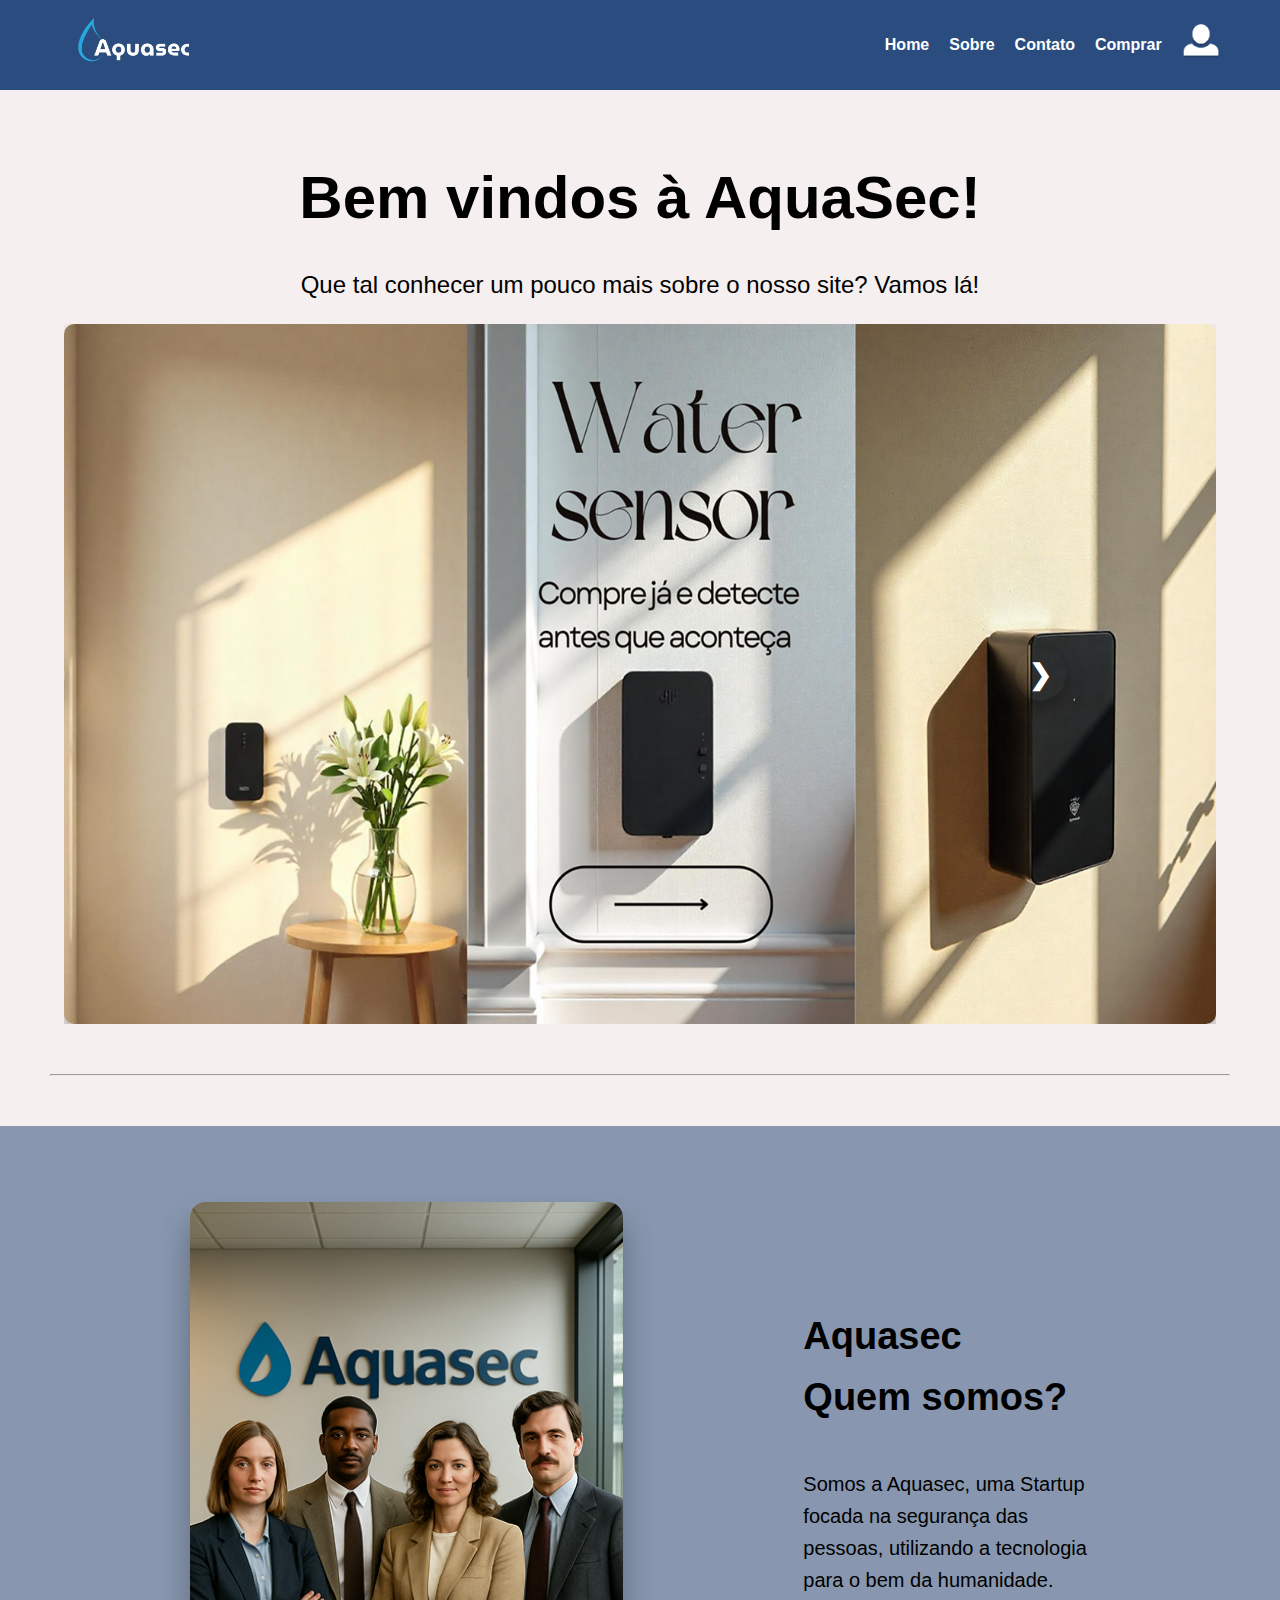
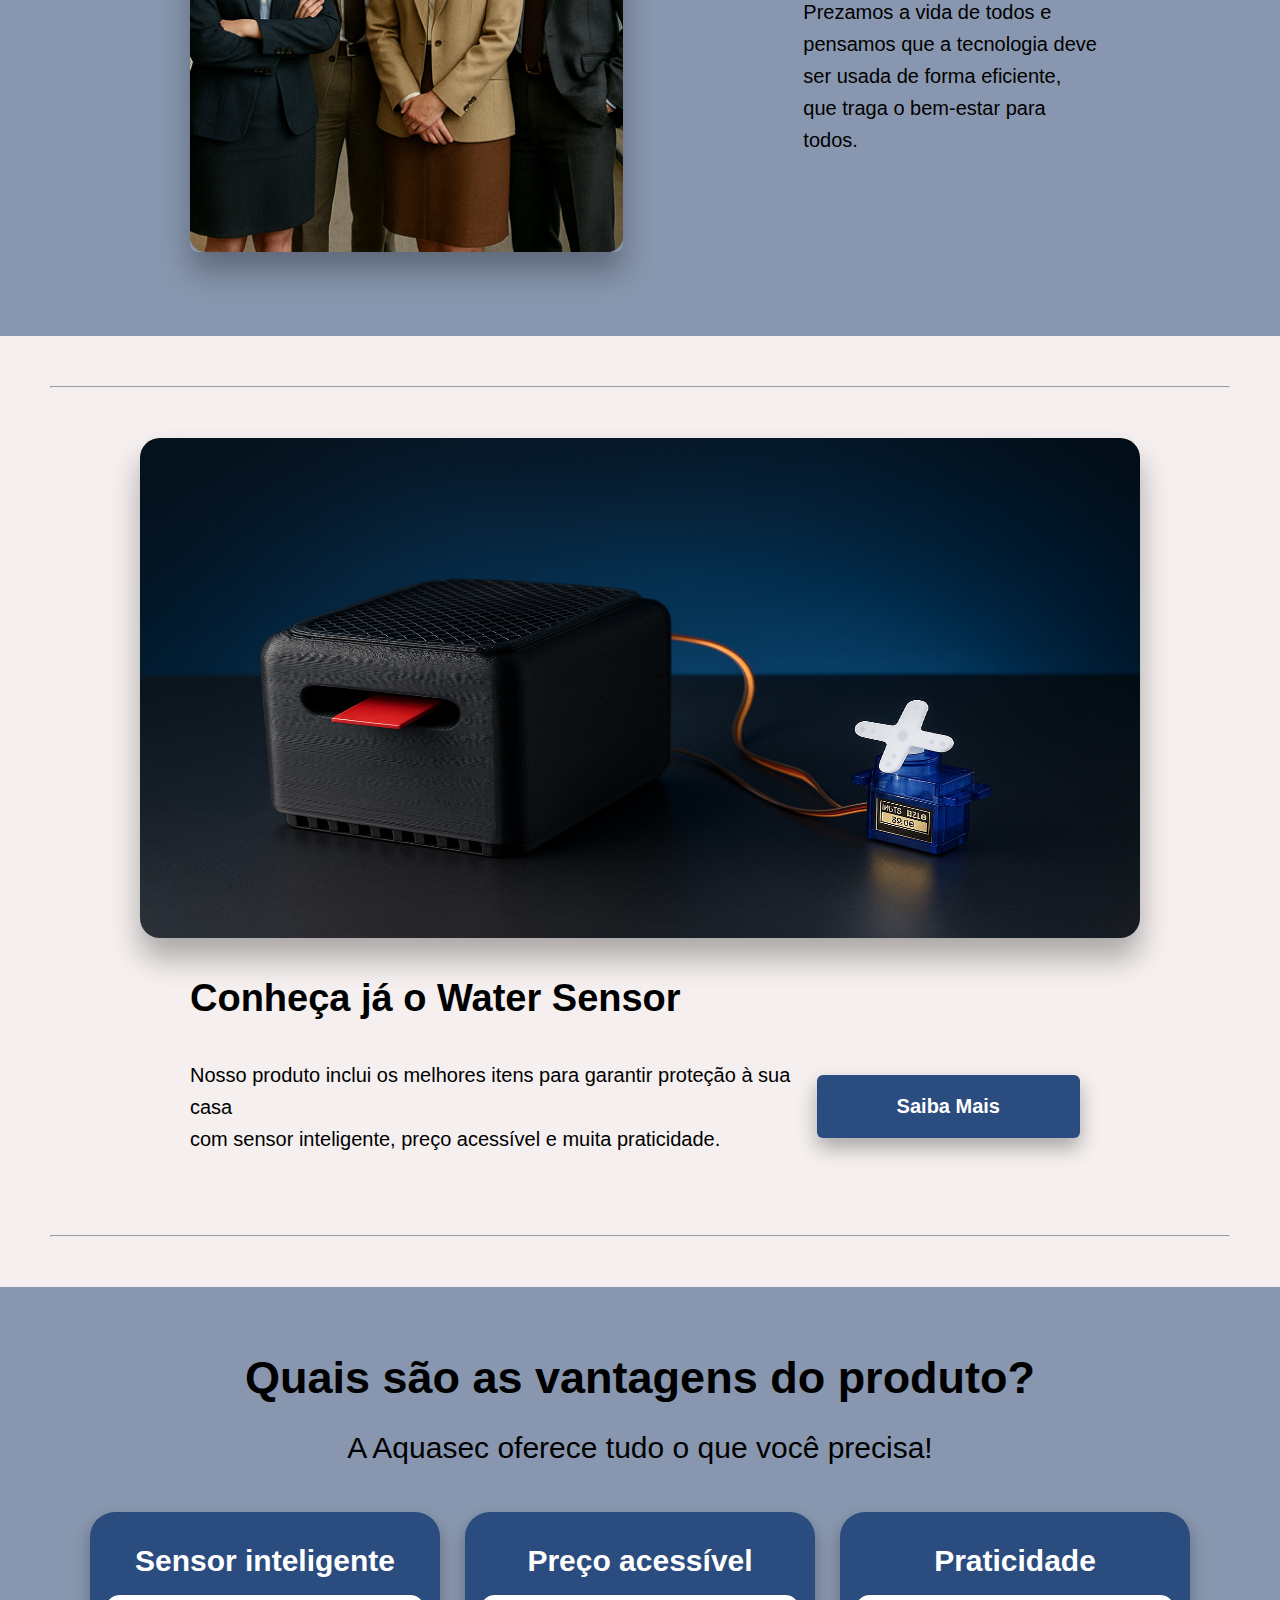
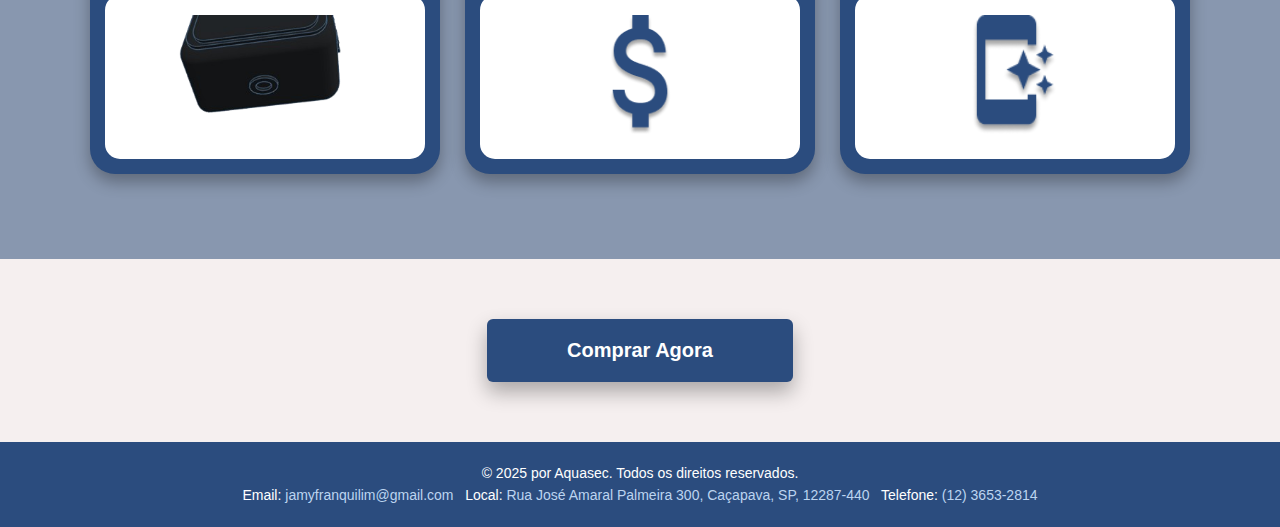
<file: index.html>
<!DOCTYPE html> 
<html lang="pt-br"> 
<head> 
    <meta charset="UTF-8"> 
    <meta name="viewport" content="width=device-width, initial-scale=1.0"> 
    <title>AquaSec</title>
    <link rel="stylesheet" href="style.css"> 
    <script src="script.js" defer></script> 
    <link rel="shortcut icon" href="aguinha.png">
</head>
<body>
  <header>
    <nav class="navbar">
      <img src="logo.png" alt="AquaSec">
      <div class="menu-toggle" id="menu-toggle">
        <span class="bar"></span>
        <span class="bar"></span>
        <span class="bar"></span>
      </div>
      <ul class="nav-links" id="nav-links">
        <li><a href="index.html">Home</a></li>
        <li><a href="Sobre.html">Sobre</a></li>
        <li><a href="contato.html">Contato</a></li>
        <li><a href="compra.html">Comprar</a></li>
        <li><a href="login.html"><img src="login.png" alt="Login" id="logo" style="height: 35px;"></a></li>
      </ul>
    </nav>
  </header> 
   <main>
        <section class="hero">
            <h1>Bem vindos à AquaSec!</h1>
            <p>Que tal conhecer um pouco mais sobre o nosso site? Vamos lá!</p>
            <img id="img" src="imagemproduto.png" alt="Sensor">
            <div class="carrossel-container">
                <div class="carousel-container">
                    <div class="carousel-images">
                        <img src="imagemproduto.png" class="active">
                        <img src="sensor1.png">
                        <img src="sensor2.png">
                    </div>
                    <button class="prev">&#10094;</button>
                    <button class="next">&#10095;</button>
                </div>
            </div>
        </section>
        <hr>
        <section class="sobre">
            <div class="sobre-img">
                <img src="equipe.png" alt="Equipe AquaSec">
            </div>
            <div class="sobre-texto">
                <h2><strong>Aquasec</strong><br>Quem somos?</h2>
                <p>
                Somos a Aquasec, uma Startup focada na segurança das pessoas, utilizando a tecnologia para o bem da humanidade.
                Prezamos a vida de todos e pensamos que a tecnologia deve ser usada de forma eficiente, que traga o bem-estar para todos.
                </p>
            </div>
        </section>
        <hr>
   
        <section class="sensor-info">
            <div id="bloco"><img src="Image_watersensor.png"></div>
            <div class="texto">
                <h3>Conheça já o Water Sensor</h3>
                <div class="texto-linha">
                    <p>
                    Nosso produto inclui os melhores itens para garantir proteção à sua casa <br>com sensor inteligente, preço acessível e muita praticidade.
                    </p>
                    <a href="sobre.html">
                        <button>Saiba Mais</button>
                    </a>
                </div>
            </div>
        </section>
        <hr>
   
        <section class="vantagens">
            <h2>Quais são as vantagens do produto?</h2>
            <p>A Aquasec oferece tudo o que você precisa!</p>


            <div class="cards">

                <div class="card">
                    <p>Sensor inteligente</p>
                    <div class="card-conteudo">
                    <img src="sensor.png" alt="Sensor inteligente">
                    <div class="texto-card">Detecta vazamentos com alta precisão.</div>
                    </div>
                </div>

                <div class="card">
                    <p>Preço acessível</p>
                    <div class="card-conteudo">
                    <img src="preço.png" alt="Preço acessível">
                    <div class="texto-card">Custo-benefício que cabe no seu bolso.</div>
                    </div>
                </div>

                <div class="card">
                    <p>Praticidade</p>
                    <div class="card-conteudo">
                    <img src="praticidade.png" alt="Praticidade">
                    <div class="texto-card">Fácil de instalar e usar no dia a dia.</div>
                    </div>
                </div>

            </div>

        </section>
        <a href="compra.html">
            <button class="comprar">Comprar Agora</button>
        </a>
    </main>
</body>
<footer>
    <p>
      © 2025 por Aquasec. Todos os direitos reservados. <br />
      Email:
      <a href="mailto:jamyfranquilim@gmail.com">jamyfranquilim@gmail.com</a>
      &nbsp; Local:
      <a
        href="https://www.google.com/maps/place/Rua+José+Amaral+Palmeira+300,+Caçapava,+SP,+12287-440"
        target="_blank"
        >Rua José Amaral Palmeira 300, Caçapava, SP, 12287-440</a
      >
      &nbsp; Telefone: <a href="tel:+551236532814">(12) 3653-2814</a>
    </p>
</footer>
</html>
</file>
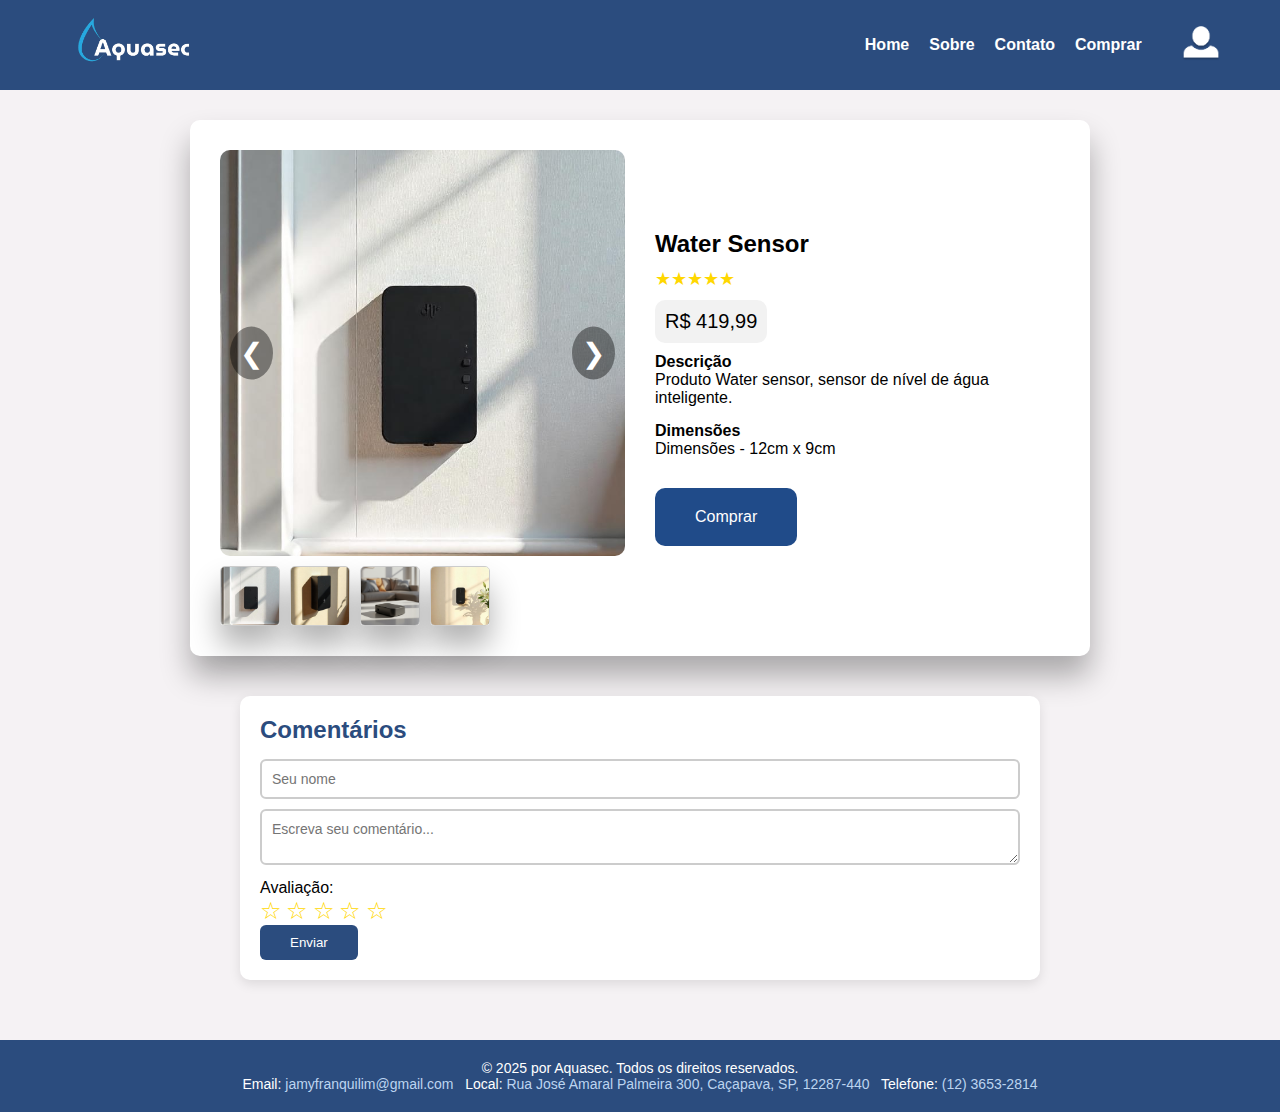
<file: compra.html>
<!DOCTYPE html>
<html lang="pt-br">
<head>
  <meta charset="UTF-8" />
  <meta name="viewport" content="width=device-width, initial-scale=1.0"/>
  <title>Compra</title>
  <link rel="stylesheet" href="compra.css" />
  <script src="compra.js" defer></script>
  <link rel="shortcut icon" href="aguinha.png">
</head>
<body>
  <header>
    <nav class="navbar">
      <img src="logo.png" alt="AquaSec" />
      <div class="menu-toggle" id="menu-toggle">
        <span class="bar"></span>
        <span class="bar"></span>
        <span class="bar"></span>
      </div>
      <ul class="nav-links" id="nav-links">
        <li><a href="index.html">Home</a></li>
        <li><a href="Sobre.html">Sobre</a></li>
        <li><a href="contato.html">Contato</a></li>
        <li><a href="compra.html">Comprar</a></li>
        <li><a href="login.html"><img src="login.png" alt="Login" id="logo" style="height: 35px;"></a></li>
      </ul>
    </nav>
  </header>

  <main class="product-card">
    <div class="product-images">
      <div class="image-wrapper">
        <img class="main-image" src="sensorPrincipal.jpeg" alt="Water Sensor" />
        <button class="prev">&#10094;</button>
        <button class="next">&#10095;</button>
      </div>
      <div class="thumbnails">
        <img src="sensorPrincipal.jpeg" alt="Imagem Principal" />
        <img src="sensor1.png" alt="Sensor 1" class="imagem1"/>
        <img src="sensor2.png" alt="Sensor 2" />
        <img src="sensor3.jpeg" alt="Sensor 3" />
      </div>
    </div>

    <div class="product-info">
      <h1>Water Sensor</h1>
      <div class="stars">★★★★★</div>
      <div class="price">R$ 419,99</div>
      <button class="more-info">Mais informações</button>
      <div class="description">
        <strong>Descrição</strong>
        <p>Produto Water sensor, sensor de nível de água inteligente.</p>
      </div>
      <div class="dimensions">
        <strong>Dimensões</strong>
        <p>Dimensões - 12cm x 9cm</p>
      </div>
      <a href="checkout.html">
        <button class="buy-button">Comprar</button>
      </a>
    </div>
  </main>

  <section class="comentarios-container">
    <h2>Comentários</h2>
    <form id="form-comentario">
      <input type="text" id="nome" placeholder="Seu nome" required />
      <textarea id="mensagem" placeholder="Escreva seu comentário..." required></textarea>

      <div class="avaliacao-estrelas" id="estrelas-avaliacao-form">
        <label>Avaliação:</label><br>
        <span class="estrela" data-valor="1">☆</span>
        <span class="estrela" data-valor="2">☆</span>
        <span class="estrela" data-valor="3">☆</span>
        <span class="estrela" data-valor="4">☆</span>
        <span class="estrela" data-valor="5">☆</span>
      </div>

      <button type="submit">Enviar</button>
    </form>
    <div id="comentarios-lista"></div>
  </section>
  <footer>
    <p>
      © 2025 por Aquasec. Todos os direitos reservados. <br />
      Email:
      <a href="mailto:jamyfranquilim@gmail.com">jamyfranquilim@gmail.com</a>
      &nbsp; Local:
      <a
        href="https://www.google.com/maps/place/Rua+José+Amaral+Palmeira+300,+Caçapava,+SP,+12287-440"
        target="_blank"
        >Rua José Amaral Palmeira 300, Caçapava, SP, 12287-440</a
      >
      &nbsp; Telefone: <a href="tel:+551236532814">(12) 3653-2814</a>
    </p>
</footer>
</body>
</html>
</file>
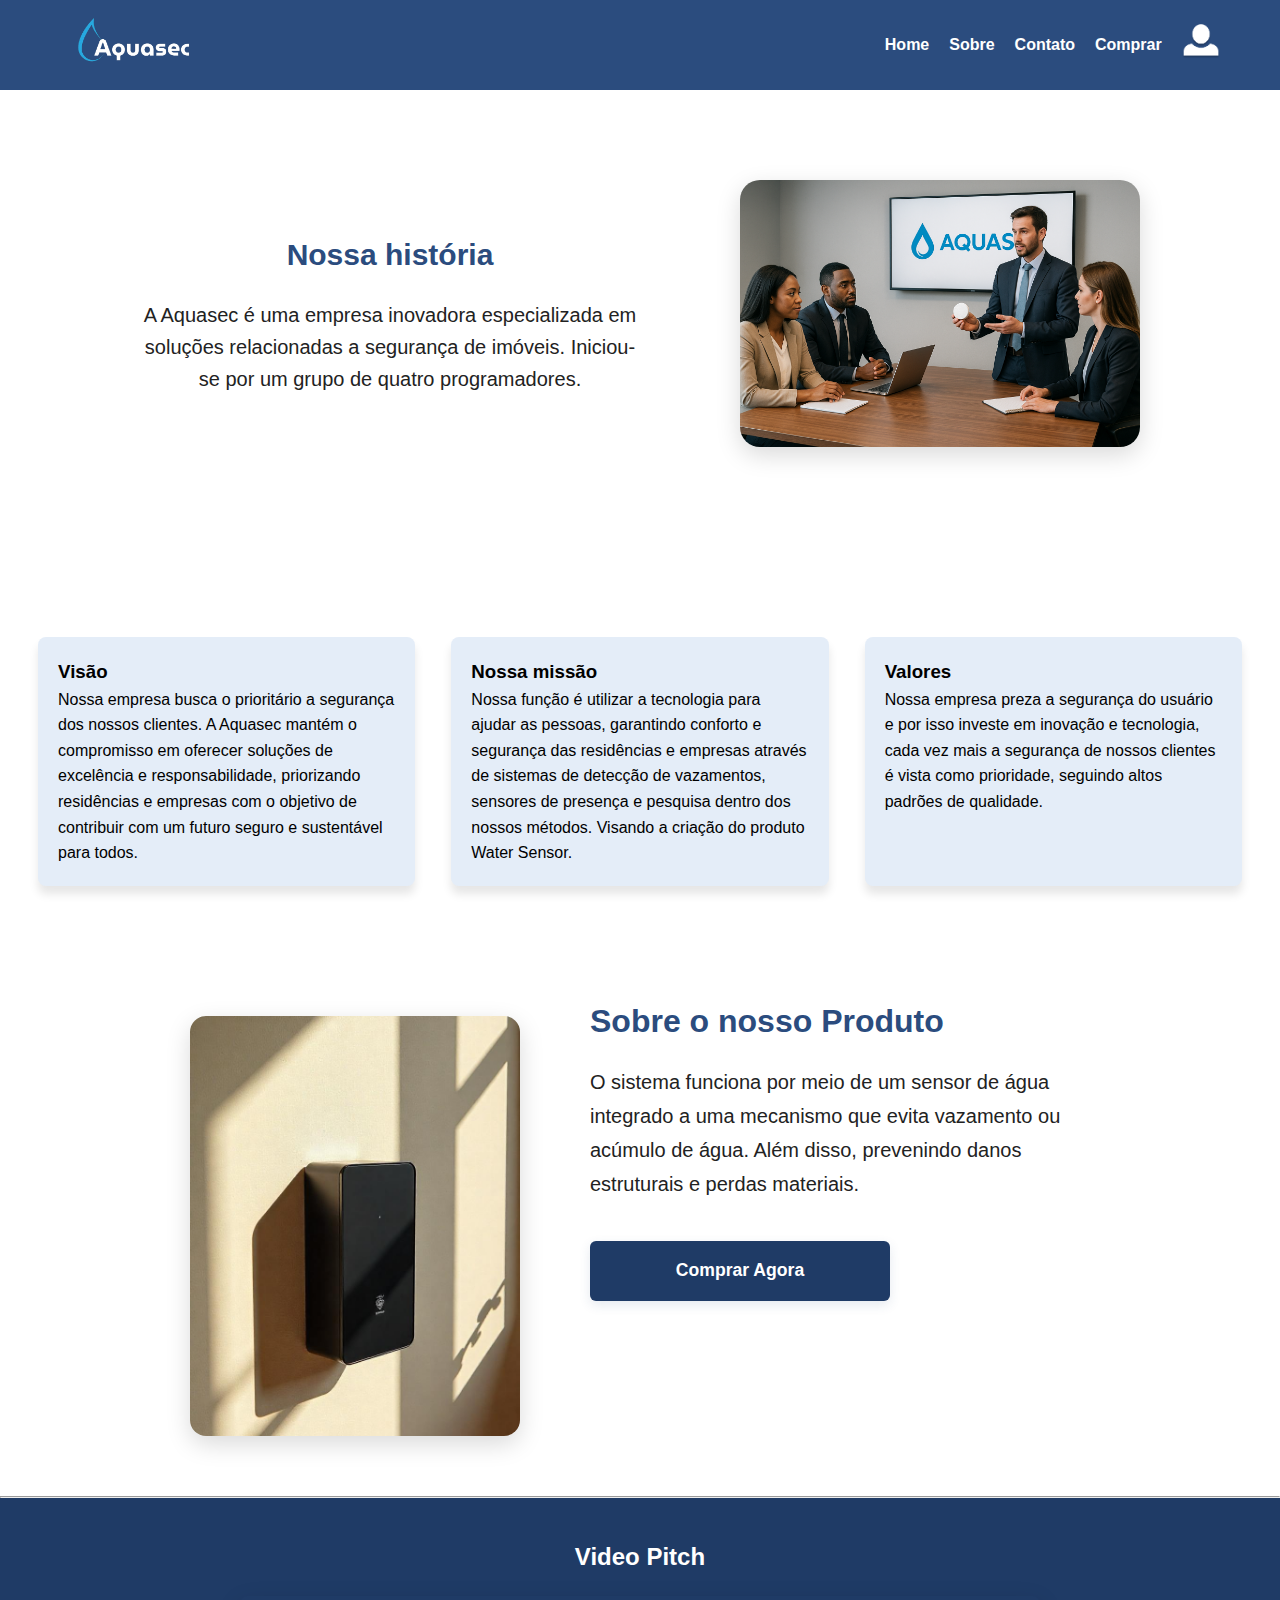
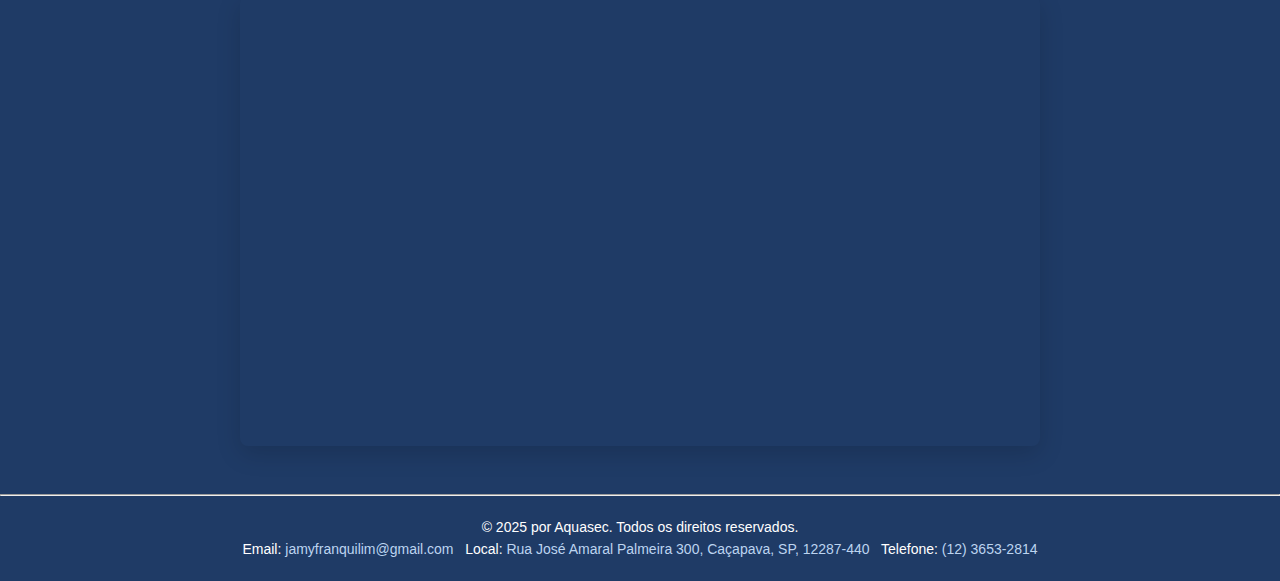
<file: Sobre.html>
<!DOCTYPE html>
<html lang="pt-BR">
<head>
  <meta charset="UTF-8" />
  <meta name="viewport" content="width=device-width, initial-scale=1.0" />
  <title>Sobre</title>
  <link rel="stylesheet" href="sobre.css" />
  <script src="sobre.js" defer></script>
  <link rel="shortcut icon" href="aguinha.png">
</head>
<body>
  <header>
    <nav class="navbar">
      <img src="logo.png" alt="AquaSec">
      <div class="menu-toggle" id="menu-toggle">
        <span class="bar"></span>
        <span class="bar"></span>
        <span class="bar"></span>
      </div>
      <ul class="nav-links" id="nav-links">
        <li><a href="index.html">Home</a></li>
        <li><a href="Sobre.html">Sobre</a></li>
        <li><a href="contato.html">Contato</a></li>
        <li><a href="compra.html">Comprar</a></li>
        <li><a href="login.html"><img src="login.png" alt="Login" id="logo" style="height: 35px;"></a></li>
      </ul>
    </nav>
  </header>

  <section id="historia">
    <div class="historia-content">
      <div class="historia-text">
        <h2>Nossa história</h2>
        <p>
          A Aquasec é uma empresa inovadora especializada em soluções relacionadas a segurança de imóveis. 
          Iniciou-se por um grupo de quatro programadores.
        </p>
      </div>
      <div class="historia-img">
        <img src="reunião.png" alt="Reunião de negócios">
      </div>
    </div>
  </section>
  <!--Section da história-->
  <section class="grid" id="Sobre">
    <div>
      <h3>Visão</h3>
      <p>Nossa empresa busca o prioritário a segurança dos nossos clientes. 
        A Aquasec mantém o compromisso em oferecer soluções de excelência e responsabilidade, 
        priorizando residências e empresas com o objetivo de contribuir com um futuro seguro e sustentável para todos.</p>
    </div>
    <div>
      <h3>Nossa missão</h3>
      <p>Nossa função é utilizar a tecnologia para ajudar as pessoas, 
        garantindo conforto e segurança das residências e empresas através de sistemas de detecção de vazamentos, 
        sensores de presença e pesquisa dentro dos nossos métodos. Visando a criação do produto Water Sensor.</p>
    </div>
    <div>
      <h3>Valores</h3>
      <p>Nossa empresa preza a segurança do usuário e por isso investe em inovação e tecnologia, 
        cada vez mais a segurança de nossos clientes é vista como prioridade, seguindo altos padrões de qualidade.</p>
    </div>
  </section>
  <!--Section do sobre-->
  <section class="produto">
    <div class="produto-content">
      <img src="produto-sobre.png" alt="Imagem do produto">
      <div class="produto-text">
        <h3>Sobre o nosso Produto</h3>
        <p>O sistema funciona por meio de um sensor de água integrado a uma mecanismo que evita vazamento ou acúmulo de água. 
          Além disso, prevenindo danos estruturais e perdas materiais.</p>
        <a href="compra.html">
          <button>Comprar Agora</button>
        </a>
      </div>
    </div>
  </section>
  <hr>
  <!--Section do produto-->
  <section class="video-section">
    <h2>Video Pitch</h2>
    <iframe id="video" width="560" height="315" src="https://www.youtube.com/embed/yiEcrIjVvW4?si=VzKRvYYM4p6wAW7-" title="YouTube video player" frameborder="0" allow="accelerometer; autoplay; clipboard-write; encrypted-media; gyroscope; picture-in-picture; web-share" referrerpolicy="strict-origin-when-cross-origin" allowfullscreen></iframe>
  </section>
  <!--Section do video-->
  <hr>
  <footer>
    <p>
      © 2025 por Aquasec. Todos os direitos reservados. <br />
      Email:
      <a href="mailto:jamyfranquilim@gmail.com">jamyfranquilim@gmail.com</a>
      &nbsp; Local:
      <a
        href="https://www.google.com/maps/place/Rua+José+Amaral+Palmeira+300,+Caçapava,+SP,+12287-440"
        target="_blank"
        >Rua José Amaral Palmeira 300, Caçapava, SP, 12287-440</a
      >
      &nbsp; Telefone: <a href="tel:+551236532814">(12) 3653-2814</a>
    </p>
  </footer>
</body>
</html>
</file>
<file: style.css>
* { 
  margin: 0; 
  padding: 0; 
  box-sizing: border-box; 
  font-family: Arial, sans-serif; 
} 
body { 
  line-height: 1.6; 
  background-color: #F5EFEF; 
  margin: 0; 
  padding: 0; 
}
.navbar { 
  position: fixed; 
  top: 0; 
  left: 0; 
  width: 100%; 
  z-index: 1000; 
  background-color: #2B4C7E; 
  padding: 25px 40px; 
  color: white; 
  display: flex;
  justify-content: space-between;
  align-items: center;
  overflow: visible;
  max-height: 90px;
}
.menu-toggle {
  display: none;
  flex-direction: column;
  cursor: pointer;
}
.bar {
  height: 3px;
  width: 25px;
  background-color: white;
  margin: 4px 0;
}
.navbar img {
  height: 100px;
  max-height: none;
}
#logo {
  height: 55px;
  padding-right: 20px;
}
.nav-links {
  list-style: none;
  display: flex;
  gap: 20px;
  align-items: center;
}
.nav-links li a {
  color: white;
  text-decoration: none;
  font-weight: bold;
}
.nav-links li a:hover {
  color: #a0c4ff;
}
nav img {
  height: 40px;
}

.hero{
  text-align: center;
  font-size: 30px;
  padding-top: 150px;
}
.hero p{
  margin: 20px;
  font-size: 24px;
}
#img{
  display: none;
  border-radius: 10px;
  box-shadow: 0 20px 30px rgba(0, 0, 0, 0.3);
}
.hero div img{
  height: 700px;
  border-radius: 10px;
  box-shadow: 0 10px 20px rgba(0, 0, 0, 0.3);
}
hr{
  margin: 50px;
}
.sobre, .vantagens{
  background-color: #8897AF;
}
.sobre {
  display: flex;
  align-items: center;
}
.sobre-img img {
  margin-left: 190px;
  margin-top: 60px;
  margin-bottom: 60px;
  height: 650px;
  border-radius: 8px;
  box-shadow: 0 20px 30px rgba(0, 0, 0, 0.3);
}
.sobre-texto{
  margin: 180px;
}
.sobre-texto h2{
  font-size: 38px;
  margin-bottom: 40px;
}
.sobre-texto p{
  font-size: 20px;
}
#bloco img {
  border-radius: 20px;
  display: grid;
  width: 1000px;
  height: 500px;
  margin: auto;
  background-color: #D9D9D9;
  box-shadow: 0 20px 30px rgba(0, 0, 0, 0.3);
}
.texto h3{
  font-size: 38px;
  margin: 30px;
  margin-left: 190px;
}
.texto p{
  font-size: 20px;
  margin-left: 190px;
  flex: 1;
}
.texto-linha {
  display: flex;
  align-items: center;
  gap: 20px;
  margin-bottom: 80px;
}
button {
  padding: 20px 80px;
  cursor: pointer;
  border: none;
  font-size: 20px;
  font-weight: bold;
  color: white;
  background-color: #2B4C7E;
  margin-right: 200px;
  border-radius: 6px;
  transition: transform 0.2s ease, box-shadow 0.2s ease;
  display: block;
  box-shadow: 0 10px 20px rgba(0, 0, 0, 0.3);
}
button:hover {
  background-color: #0056b3;
  transform: translateY(-5px);
  box-shadow: 0 10px 12px rgba(0, 0, 0, 0.2);
}
a{
  text-decoration: none;
}
.vantagens{
  text-align: center;
  font-size: 30px;
  padding: 5px 0;
  margin-bottom: 60px;
}
.vantagens h2{
  margin-top: 50px;
}
.vantagens p{
  margin: 10px;
}
.vantagens img{
  height: 120px;
  margin: 10px auto 0;
}

.texto-card {
  color: #000;
  font-size: 22px;
  text-align: center;
  position: absolute;
  top: 59%;
  left: 50%;
  transform: translate(-50%, -50%);
  pointer-events: none;
  background: rgba(255,255,255,0.8);
  padding: 10px;
  border-radius: 5px;
  display: none;
}
.cards{
    display: flex;
    align-items: center;
    justify-content: center;
    gap: 25px;
    margin-bottom: 80px;
    margin-top: 40px;
}
.card{
    background-color: #2B4C7E;
    border-radius: 25px;
    padding: 15px;
    box-shadow: 0 8px 16px rgba(0, 0, 0, 0.3);
    width: 350px;
    transition: transform 0.3s ease;
    transition: background 0.3s;
    cursor: pointer;
}
.card:hover {
  transform: translateY(-10px);
  background-color: #4e84d4;
}
.card div {
    background-color: white;
    padding: 10px;
    border-radius: 15px;
    margin-top: 10px;
}
.card p {
    color: white;
    font-weight: bold;
}

.comprar{
    margin: auto;
}

footer {
    background-color: #2B4C7E;
    color: white;
    text-align: center;
    padding: 20px;
    font-size: 14px;
    margin-top: 60px;
}
 
footer a {
    color: #bcd4f0;
    text-decoration: none;
}


.carousel-container {
  position: relative;
  width: 90%;
  max-width: 90%;
  margin: auto;
  overflow: hidden;
}
.carousel-images img {
  width: 100%;
  height: auto;
  display: none;
  border-radius: 8px;
}
.carousel-images img.active {
  display: block;
}
.prev, .next {
  position: absolute;
  top: 50%;
  transform: translateY(-50%);
  background: transparent;
  color: white;
  border: none;
  font-size: 28px;
  padding: 10px 14px;
  cursor: pointer;
  z-index: 10;
  border-radius: 50%;
}
.prev:hover, .next:hover {
  background-color: rgba(0, 0, 0, 0.4); 
}
.prev {
  left: -50px;
}
.next {
  right: -50px;
}



@media (max-width: 800px) {
  #img{
    display: block;
    max-width: 90%;
    margin: auto;
  }
  .menu-toggle {
    display: flex;
  }
  .nav-links {
    display: none;
    position: absolute;
    top: 80px;
    left: 0;
    width: 100%;
    background-color: #2B4C7E;
    flex-direction: column;
    align-items: center;
    padding: 20px 0;
  }
  .nav-links.active {
    display: flex;
  }
  .navbar {
    height: 90px;
    padding: 10px 20px;
  }
  .navbar ul li img {
    margin-left: 20px;
  }
  .hero p,
  .sobre-texto p,
  .texto p,
  .vantagens p,
  footer {
    font-size: 20px;
  }
  .texto h3{
    font-size: 30px;
  }
  .hero {
    font-size: 20px;
    padding-top: 110px;
  }
  .hero img {
    max-width: 50%;
    height: auto;
    border-radius: 20px;
  }
  hr {
    margin: 20px;
  }
  .sobre {
    flex-direction: column;
    align-items: center;
    text-align: center;
  }
  .sobre-img img {
    height: auto;
    max-width: 60%;
    margin: 20px;
  }
  .sobre-texto {
    margin: 0;
    padding: 0 20px;
  }
  .sobre-texto h2 {
    font-size: 30px;
  }
  .sobre-texto p {
    font-size: 16px;
  }
  #bloco img {
    width: 90%;
    height: auto;
    aspect-ratio: 5/2;
  }
  .texto h3, .texto p {
    margin: 10px auto;
    padding: 0 20px;
    text-align: center;
  }
  .texto-linha {
    display: block;
  }
  button {
    display: block;
    padding: 15px 25px;
    margin: 20px auto;
  }
  .cards {
    flex-direction: column;
    gap: 20px;
  }
  .card {
    width: 70%;
  }
  .vantagens {
    font-size: 20px;
  }
  footer p {
    padding: 0 20px;
    font-size: 12px;
  }
  .carousel-container {
    display: none;
  }
}


@media (min-width: 800px) and (max-width: 1070px) {
  .hero {
    font-size: 28px;
    padding-top: 110px;
  }
  .hero img {
    height: 450px;
  }
  hr{
    margin: 30px;
  }
  .vantagens{
    font-size: 28px;
  }
  .sobre-texto {
    margin: 10px 30px;
  }
  .sobre-img img {
    height: 480px;
    margin: 50px 30px;
  }
  #bloco img{
    width: 80%;
  }
  .texto{
    font-size: 28px;
  }
  .texto h3{
    margin: 10px;
    margin-left: 100px;
  }
  .texto p{
    margin-left: 100px;
  }
  button {
    padding: 20px 45px;
    font-size: 19px;
    margin: 0px 90px;
  }
  .cards {
    gap: 10px;
  }
  .card {
    width: 30%;
    height: 40%;
  }
  .card div {
    justify-content: center;
  }
  .card img{
    height: 100px;
  }
}
</file>
<file: sobre.css>
* { 
    margin: 0; 
    padding: 0; 
    box-sizing: border-box; 
    font-family: Arial, sans-serif; 
} 

body { 
    line-height: 1.6; 
   
    margin: 0; 
    padding: 0; 
}

.navbar { 
    position: fixed; 
    top: 0; 
    left: 0; 
    width: 100%; 
    z-index: 1000; 
    background-color: #2B4C7E; 
    padding: 25px 40px; 
    color: white; 
    display: flex;
    justify-content: space-between;
    align-items: center;
    overflow: visible;
    max-height: 90px;
}

.menu-toggle {
    display: none;
    flex-direction: column;
    cursor: pointer;
}

.bar {
    height: 3px;
    width: 25px;
    background-color: white;
    margin: 4px 0;
}
 
.navbar img {
    height: 100px;
    max-height: none;
}
#logo {
    height: 55px;
    padding-right: 20px;
}
.nav-links {
    list-style: none;
    display: flex;
    gap: 20px;
    align-items: center;
}

.nav-links li a {
      color: white;
      text-decoration: none;
      font-weight: bold;
}

.nav-links li a:hover {
      color: #a0c4ff;
}
 
nav img {
    height: 40px;
}


#historia {
    background-color: rgb(255, 255, 255);
    margin-top: 60px;
    padding: 100px;
    display: flex;
    flex-direction: column;
    align-items: center;
}

#historia h2 {
    text-align: center;
    font-size: 30px;
    color: #2B4C7E;
    font-weight: bold;
    margin-bottom: 20px;
}
#historia .historia-content {
    display: flex;
    flex-direction: row;
    align-items: center;
    justify-content: center;
    gap: 100px;
    width: 100%;
    max-width: 1000px;
}

#historia .historia-text {
    flex: 2;
    font-size: 20px;
    color: #222;
    text-align: center;
}

#historia .historia-img {
    flex: 1;
    display: flex;
    justify-content: flex-end;
}

#historia .historia-img img {
    width:700px;
    border-radius: 20px;
    box-shadow: 0 8px 24px rgba(0,0,0,0.15);
}
/* Section historia */
section img {
     width: 100%;
     max-width: 400px;
     margin: 20px 0;
     border-radius: 8px;
}
.grid {
     display: flex;
     flex-wrap: wrap;
     justify-content: space-around;
     gap: 20px;
     margin:30px;
     
}
.grid div {
     background-color: #e4edf8;
     padding: 20px;
     border-radius: 8px;
     flex: 1 1 250px;
    box-shadow: 0 8px 10px rgba(0, 0, 0, 0.1);
    margin: 40px 8px;
    transition: transform 0.2s ease, box-shadow 0.2s ease;
}
.grid div:hover {
    transform: translateY(-5px);
    box-shadow: 0 12px 16px rgba(0, 0, 0, 0.2);
}
#sobre {
    background-color: #2B4C7E;
}
/* Section dos valores */
.produto {
    display: flex;
    flex-direction: column;
    align-items: center;
    padding: 40px 0;
    background: white;
}

.produto-content {
    display: flex;
    flex-direction: row;
    align-items: flex-start;
    justify-content: center;
    gap: 40px;
    width: 100%;
    max-width: 900px;
}

.produto-content img {
    width: 400px;
    height: 420px;
    max-width: 100%;
    border-radius: 16px;
    box-shadow: 0 8px 24px rgba(0,0,0,0.15);
    margin-right: 30px;
    object-fit: cover;
}

.produto-content .produto-text {
    flex: 1;
    display: inline-block;
    flex-direction: column;
    justify-content: center;
}

.produto-content .produto-text h3 {
    font-size: 2rem;
    color: #2B4C7E;
    margin-bottom: 18px;
}

.produto-content .produto-text p {
    font-size: 1.25rem;
    color: #222;
    margin-bottom: 30px;
    line-height: 1.7;
    width: 500px;
    
}

.produto-content .produto-text button {
    align-self: flex-start;
    background-color: #1f3b66;
    color: white;
    border: none;
    padding: 16px 40px;
    border-radius: 6px;
    cursor: pointer;
    font-size: 1.1rem;
    font-weight: bold;
    margin-top: 10px;
    box-shadow: 0 4px 12px rgba(43,76,126,0.12);
    transition: transform 0.2s ease, box-shadow 0.2s ease;
}

.produto-content .produto-text button:hover {
    background-color: #0056b3;
    transform: translateY(-5px);
    box-shadow: 0 10px 12px rgba(0, 0, 0, 0.2);
}
button {
    height: 60px;
    width: 300px;
    }

    
/* Section produto */
.video-section {
     background-color: #1f3b66;
     padding: 40px;
    
     color: white;
     text-align: center;
}
.video-section h2 {
     margin-bottom: 20px;
}
#video {
        width: 100%;
        max-width: 800px;
        height: 450px;
        border-radius: 8px;
        box-shadow: 0 8px 24px rgba(0,0,0,0.15);
}
/* Section vídeo */
footer {
      
      background-color: #1f3b66;
      color: white;
      text-align: center;
      padding: 20px;
      font-size: 14px;
    }
 
    footer a {
      color: #bcd4f0;
      text-decoration: none;
    }


@media (max-width: 768px) {
      .menu-toggle {
    display: flex;
  }
  .nav-links {
    display: none;
    position: absolute;
    top: 80px;
    left: 0;
    width: 100%;
    background-color: #2B4C7E;
    flex-direction: column;
    align-items: center;
    padding: 20px 0;
  }
  .nav-links.active {
    display: flex;
  }
  .navbar {
    height: 90px;
    padding: 10px 20px;
  }
  .navbar ul li img {
    margin-left: 20px;
  }
     #historia .historia-content {
        flex-direction: column-reverse;
        gap: 40px;
        padding: 0 20px;
    }

    #historia .historia-text {
        text-align: center;
    }
    #historia .historia-img img {
        width: 100%;
        max-width: 100%;
        height: auto;
    }
    .grid {
        flex-direction: column;
        align-items: center;
    }
}
@media (max-width: 768px) {
    /* Menu toggle para telas menores */
      .menu-toggle {
    display: flex;
  }
  .nav-links {
    display: none;
    position: absolute;
    top: 80px;
    left: 0;
    width: 100%;
    background-color: #2B4C7E;
    flex-direction: column;
    align-items: center;
    padding: 20px 0;
  }
  .nav-links.active {
    display: flex;
  }
  .navbar {
    height: 90px;
    padding: 10px 20px;
  }
  .navbar ul li img {
    margin-left: 20px;
  }

    /* Ajuste da seção história */
    #historia .historia-content {
        flex-direction: column-reverse;
        gap: 40px;
        padding: 0 20px;
    }

    #historia .historia-text {
        text-align: center;
        font-size: 18px; /* texto um pouco menor para caber melhor */
    }

    #historia .historia-img img {
        width: 100%;
        max-width: 100%;
        height: auto;
    }

    /* Grid passa a coluna única */
    .grid {
        flex-direction: column;
        align-items: center;
        gap: 20px;
        margin: 20px;
        margin-left: 20px;
    }

    /* Ajusta produto */
    .produto-content {
        flex-direction: column;
        align-items: center;
        padding: 0 20px;
    }

    .produto-content img {
        width: 100%;
        max-width: 350px;
        height: auto;
        margin: 0 0 20px 0;
    }

    .produto-content .produto-text {
        width: 100%;
        max-width: 500px;
        text-align: center;
    }

    .produto-content .produto-text p {
        width: 100%;
        font-size: 1.1rem;
    }

    /* Botão responsivo */
    button {
        width: 100%;
        max-width: 300px;
        height: 50px;
        font-size: 1rem;
    }

    /* Vídeo responsivo */
    #video {
        width: 100%;
        height: auto;
        max-width: 100%;
        aspect-ratio: 16 / 9;
    }
}

@media (max-width: 480px) {
    /* Ajustes para telas muito pequenas (celulares pequenos) */

      .menu-toggle {
    display: flex;
  }
  .nav-links {
    display: none;
    position: absolute;
    top: 80px;
    left: 0;
    width: 100%;
    background-color: #2B4C7E;
    flex-direction: column;
    align-items: center;
    padding: 20px 0;
  }
  .nav-links.active {
    display: flex;
  }
  .navbar {
    height: 90px;
    padding: 10px 20px;
  }
  .navbar ul li img {
    margin-left: 20px;
  }

    #historia {
        padding: 50px 15px;
    }

    #historia h2 {
        font-size: 24px;
    }

    .produto-content .produto-text h3 {
        font-size: 1.5rem;
    }

    .produto-content .produto-text p {
        font-size: 1rem;
    }

    button {
        max-width: 100%;
        height: 45px;
        font-size: 0.9rem;
    }

    footer {
      margin-top: 50px;
      background-color: #1f3b66;
      color: white;
      text-align: center;
      padding: 20px;
      font-size: 14px;
    }
 
    footer a {
      color: #bcd4f0;
      text-decoration: none;
    }
}
</file>
<file: compra.css>
/* RESET GERAL */
* {
  margin: 0;
  padding: 0;
  box-sizing: border-box;
  font-family: Arial, sans-serif;
}

body {
  background-color: #f5f2f4;
}

/* HEADER E NAVBAR */
header {
  background-color: #204b89;
  color: white;
}

.navbar {
  position: fixed;
  top: 0;
  left: 0;
  width: 100%;
  z-index: 1000;
  background-color: #2B4C7E;
  padding: 25px 40px;
  display: flex;
  justify-content: space-between;
  align-items: center;
  max-height: 90px;
}

.navbar img {
  height: 100px;
}

#logo {
  height: 55px;
  padding-right: 20px;
}

.menu-toggle {
  display: none;
  flex-direction: column;
  cursor: pointer;
}

.bar {
  height: 3px;
  width: 25px;
  background-color: white;
  margin: 4px 0;
}

.nav-links {
  list-style: none;
  display: flex;
  gap: 20px;
  align-items: center;
}

.nav-links li a {
  color: white;
  text-decoration: none;
  font-weight: bold;
}

.nav-links li a:hover {
  color: #a0c4ff;
}

.navbar ul img {
  margin-left: 20px;
}

/* PRODUCT CARD */
.product-card {
  background: white;
  border-radius: 10px;
  box-shadow: 0 20px 30px rgba(0, 0, 0, 0.3);
  max-width: 900px;
  margin: 120px auto 40px auto;
  display: flex;
  flex-wrap: wrap;
  gap: 30px;
  padding: 30px;
  align-items: center;
  justify-content: center;
}

.product-images,
.product-info {
  flex: 1 1 300px;
}

.main-image {
  width: 100%;
  border-radius: 10px;
  object-fit: cover;
}

.thumbnails {
  display: flex;
  gap: 10px;
  margin-top: 10px;
}

.thumbnails img {
  width: 60px;
  height: 60px;
  border-radius: 5px;
  object-fit: cover;
  border: 1px solid #ccc;
  box-shadow: 0 20px 30px rgba(0, 0, 0, 0.3);
}

.product-info h1 {
  font-size: 24px;
  margin-bottom: 10px;
}

.stars {
  color: gold;
  font-size: 18px;
  margin-bottom: 10px;
}

.price {
  background: #f2f2f2;
  padding: 10px;
  border-radius: 10px;
  font-size: 20px;
  margin-bottom: 10px;
  display: inline-block;
}

.more-info {
  background: none;
  border: none;
  color: gray;
  font-size: 14px;
  margin-bottom: 15px;
  cursor: pointer;
}

.description,
.dimensions {
  margin-bottom: 15px;
}

.buy-button {
  background-color: #204b89;
  color: white;
  border: none;
  padding: 20px 40px;
  border-radius: 10px;
  font-size: 16px;
  cursor: pointer;
  margin-top: 30px;
  transition: transform 0.2s ease, box-shadow 0.2s ease;
}

.buy-button:hover {
  background-color: #0056b3;
  transform: translateY(-5px);
  box-shadow: 0 10px 12px rgba(0, 0, 0, 0.2);
}

.image-controls {
  display: flex;
  justify-content: center;
  gap: 10px;
  margin-top: 10px;
}

.image-controls button {
  padding: 8px 16px;
  border: none;
  background-color: #204b89;
  color: white;
  border-radius: 6px;
  cursor: pointer;
  transition: background-color 0.3s ease;
}

.image-controls button:hover {
  background-color: #0056b3;
}


/* COMENTÁRIOS */
.comentarios-container {
  background: white;
  margin: 40px auto;
  padding: 20px;
  max-width: 800px;
  border-radius: 10px;
  box-shadow: 0 4px 12px rgba(0, 0, 0, 0.1);
}

.comentarios-container h2 {
  margin-bottom: 15px;
  color: #2B4C7E;
}

#form-comentario input,
#form-comentario textarea {
  width: 100%;
  padding: 10px;
  margin-bottom: 10px;
  border: 2px solid #ccc;
  border-radius: 6px;
  font-size: 14px;
  resize: vertical;
}

#form-comentario button {
  background-color: #2B4C7E;
  color: white;
  padding: 10px 30px;
  border: none;
  border-radius: 6px;
  cursor: pointer;
  transition: transform 0.2s ease, box-shadow 0.2s ease;
}
#form-comentario button:hover {
  background-color: #0056b3;
  transform: translateY(-3px);
  box-shadow: 0 10px 12px rgba(0, 0, 0, 0.2);
}

.avaliacao-estrelas .estrela {
  font-size: 24px;
  cursor: pointer;
  color: gold;
  transition: transform 0.2s;
}

.avaliacao-estrelas .estrela:hover {
  transform: scale(1.2);
}

.comentario {
  border: 1px solid #ccc;
  padding: 10px;
  margin-top: 10px;
  background-color: #f9f9f9;
  border-radius: 8px;
}

.comentario strong {
  display: block;
  color: #2B4C7E;
}

.comentario .nota {
  color: gold;
}

.excluir-btn {
  background-color: crimson;
  color: white;
  border: none;
  padding: 5px 8px;
  cursor: pointer;
  border-radius: 4px;
}

.image-wrapper {
  position: relative;
  width: 100%;
}

.main-image {
  width: 100%;
  border-radius: 10px;
  object-fit: cover;
  display: block;
}

.prev, .next {
  position: absolute;
  top: 50%;
  transform: translateY(-50%);
  background-color: rgba(0, 0, 0, 0.4);
  color: white;
  border: none;
  font-size: 28px;
  padding: 10px;
  cursor: pointer;
  z-index: 2;
  border-radius: 50%;
  transition: background-color 0.3s ease;
}

.prev:hover, .next:hover {
  background-color: rgba(0, 0, 0, 0.6);
}

.prev {
  left: 10px;
}

.next {
  right: 10px;
}

/* FOOTER */
footer {
  background-color: #2B4C7E;
  color: white;
  text-align: center;
  padding: 20px;
  font-size: 14px;
  margin-top: 60px;
}
footer {
  padding: 20px;
  ;
}
 footer a {
  color: #bcd4f0;
    text-decoration: none;

 }
/* LINKS E BOTÕES PADRÕES */
a {
  text-decoration: none;
}

button {
  display: block;
}

/* RESPONSIVO */
@media (max-width: 768px) {
  .menu-toggle {
    display: flex;
  }

  .nav-links {
    display: none;
    position: absolute;
    top: 80px;
    left: 0;
    width: 100%;
    background-color: #2B4C7E;
    flex-direction: column;
    align-items: center;
    padding: 20px 0;
  }

  .nav-links.active {
    display: flex;
  }

  .navbar {
    height: 90px;
    padding: 10px 20px;
  }

  .navbar ul li img {
    margin-left: 20px;
  }

  .product-card,
  .comentarios-container {
    padding: 20px;
    margin-inline: 10px;
  }

  .product-info,
  .product-images {
    padding-inline: 10px;
  }

  footer {
    padding-inline: 20px;
  }
}

/* Ajuste para o botão e conteúdo de informações no responsivo */
.description,
.dimensions {
  display: none;
}

/* Em telas maiores, mostrar sempre as informações e ocultar o botão */
@media (min-width: 769px) {
  .description,
  .dimensions {
    display: block !important;
  }

  .more-info {
    display: none;
  }
}
</file>
